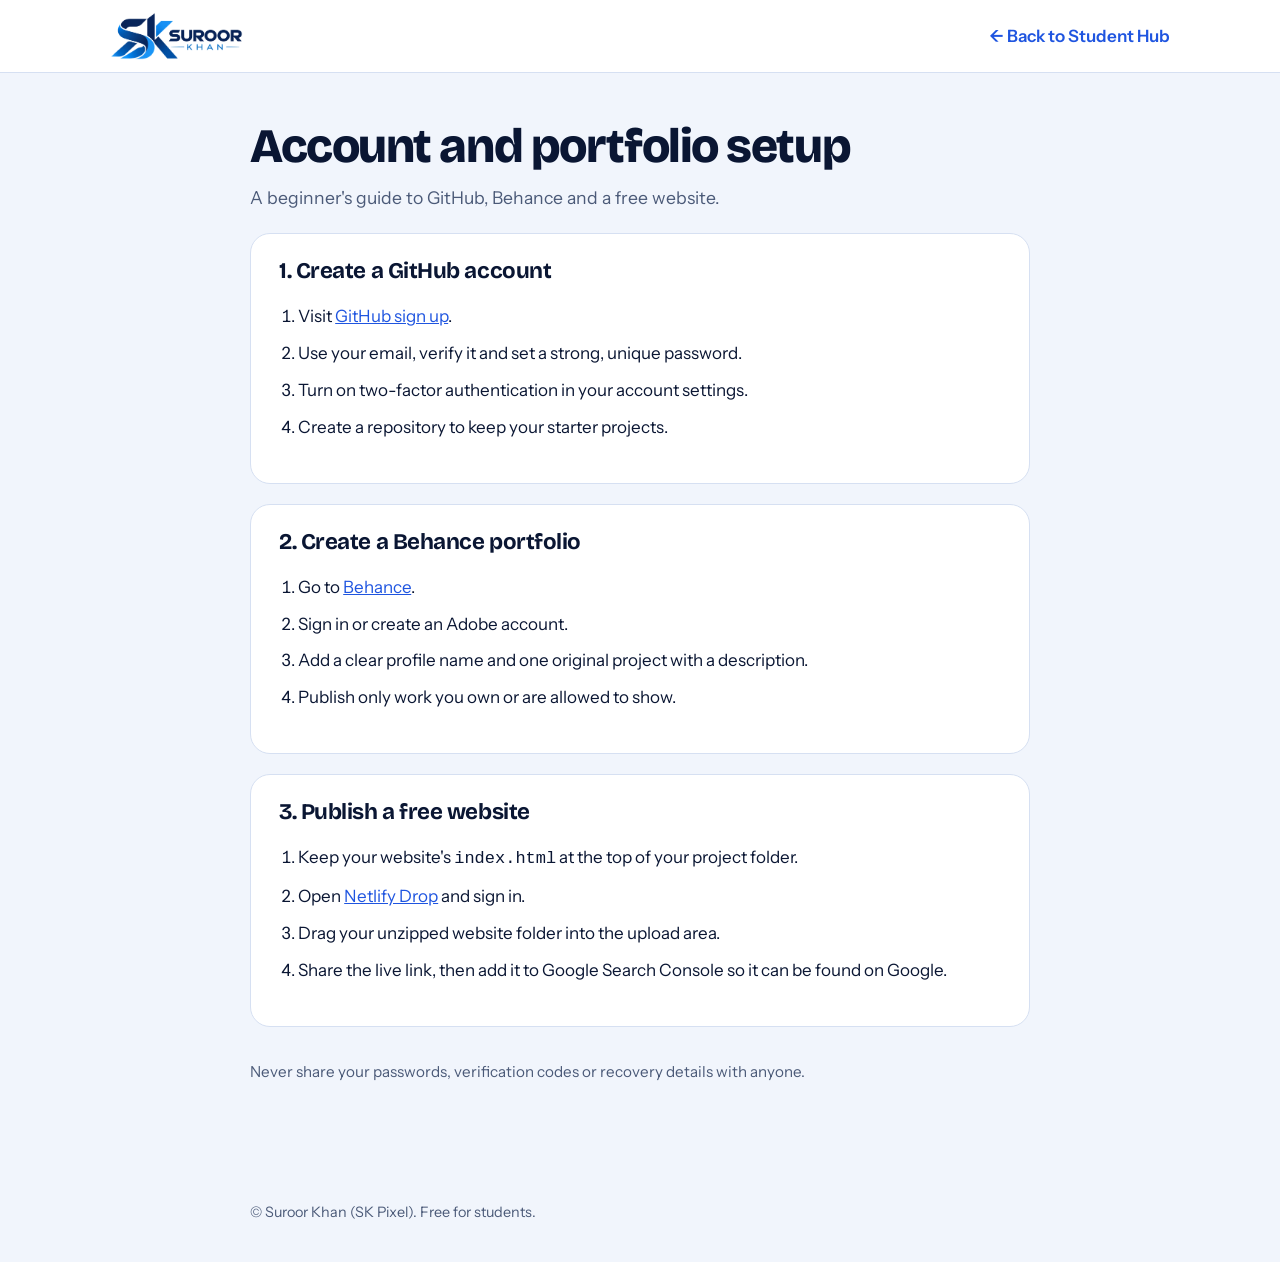
<file: resources/account-setup-guide.html>
<!doctype html>
<html lang="en">
<head>
<meta charset="utf-8">
<meta name="viewport" content="width=device-width, initial-scale=1">
<meta name="description" content="Step-by-step guide to creating GitHub, Behance and Netlify accounts, by SK Pixel (Suroor Khan).">
<title>Account and portfolio setup | Suroor Khan</title>
<link rel="preconnect" href="https://fonts.googleapis.com">
<link rel="preconnect" href="https://fonts.gstatic.com" crossorigin>
<link rel="stylesheet" href="https://fonts.googleapis.com/css2?family=Bricolage+Grotesque:opsz,wght@12..96,700;12..96,800&family=Instrument+Sans:wght@400;500;600&display=swap">
<link rel="icon" type="image/png" href="../favicon.png">
<link rel="stylesheet" href="style.css">
<link rel="apple-touch-icon" href="../apple-touch-icon.png">
<link rel="canonical" href="https://suroor-khan-pk.pages.dev/resources/account-setup-guide.html">
</head>
<body>
<header class="bar"><div class="inner">
  <a class="logo" href="../index.html"><img src="../images/logo.webp" width="720" height="260" alt="Suroor Khan logo"></a>
  <a class="back" href="../index.html#student-hub">&larr; Back to Student Hub</a>
</div></header>
<main class="inner doc">
<h1>Account and portfolio setup</h1>
<p class="lead">A beginner's guide to GitHub, Behance and a free website.</p>
<div class="card"><h2 style="margin-top:0">1. Create a GitHub account</h2><ol>
<li>Visit <a href="https://github.com/signup" target="_blank" rel="noopener">GitHub sign up</a>.</li>
<li>Use your email, verify it and set a strong, unique password.</li>
<li>Turn on two-factor authentication in your account settings.</li>
<li>Create a repository to keep your starter projects.</li></ol></div>
<div class="card"><h2 style="margin-top:0">2. Create a Behance portfolio</h2><ol>
<li>Go to <a href="https://www.behance.net/" target="_blank" rel="noopener">Behance</a>.</li>
<li>Sign in or create an Adobe account.</li>
<li>Add a clear profile name and one original project with a description.</li>
<li>Publish only work you own or are allowed to show.</li></ol></div>
<div class="card"><h2 style="margin-top:0">3. Publish a free website</h2><ol>
<li>Keep your website's <code>index.html</code> at the top of your project folder.</li>
<li>Open <a href="https://app.netlify.com/drop" target="_blank" rel="noopener">Netlify Drop</a> and sign in.</li>
<li>Drag your unzipped website folder into the upload area.</li>
<li>Share the live link, then add it to Google Search Console so it can be found on Google.</li></ol></div>
<p class="note">Never share your passwords, verification codes or recovery details with anyone.</p>

</main>
<footer class="inner foot">&copy; Suroor Khan (SK Pixel). Free for students.</footer>
</body>
</html>
</file>
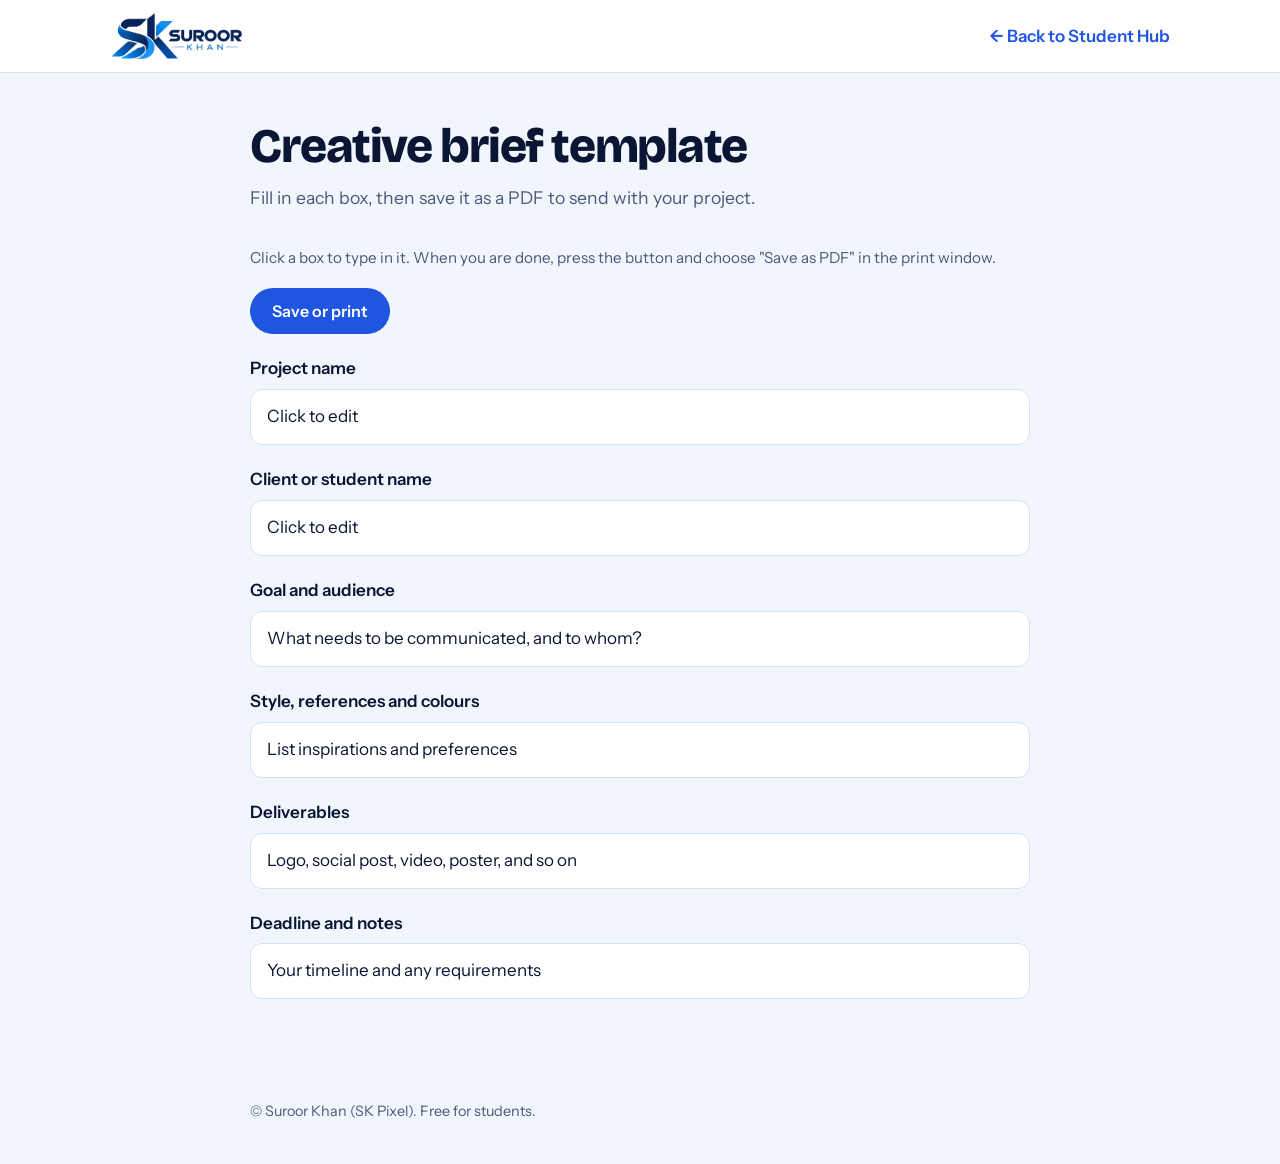
<file: resources/creative-brief-template.html>
<!doctype html>
<html lang="en">
<head>
<meta charset="utf-8">
<meta name="viewport" content="width=device-width, initial-scale=1">
<meta name="description" content="A free printable creative brief template to plan a design or video project, by SK Pixel (Suroor Khan).">
<title>Creative brief template | Suroor Khan</title>
<link rel="preconnect" href="https://fonts.googleapis.com">
<link rel="preconnect" href="https://fonts.gstatic.com" crossorigin>
<link rel="stylesheet" href="https://fonts.googleapis.com/css2?family=Bricolage+Grotesque:opsz,wght@12..96,700;12..96,800&family=Instrument+Sans:wght@400;500;600&display=swap">
<link rel="icon" type="image/png" href="../favicon.png">
<link rel="stylesheet" href="style.css">
<link rel="apple-touch-icon" href="../apple-touch-icon.png">
<link rel="canonical" href="https://suroor-khan-pk.pages.dev/resources/creative-brief-template.html">
</head>
<body>
<header class="bar"><div class="inner">
  <a class="logo" href="../index.html"><img src="../images/logo.webp" width="720" height="260" alt="Suroor Khan logo"></a>
  <a class="back" href="../index.html#student-hub">&larr; Back to Student Hub</a>
</div></header>
<main class="inner doc">
<h1>Creative brief template</h1>
<p class="lead">Fill in each box, then save it as a PDF to send with your project.</p>
<p class="hint note">Click a box to type in it. When you are done, press the button and choose "Save as PDF" in the print window.</p>
<p><button class="btn" type="button" onclick="window.print()">Save or print</button></p>
<div class="field"><label>Project name</label><div class="box" contenteditable="true">Click to edit</div></div>
<div class="field"><label>Client or student name</label><div class="box" contenteditable="true">Click to edit</div></div>
<div class="field"><label>Goal and audience</label><div class="box" contenteditable="true">What needs to be communicated, and to whom?</div></div>
<div class="field"><label>Style, references and colours</label><div class="box" contenteditable="true">List inspirations and preferences</div></div>
<div class="field"><label>Deliverables</label><div class="box" contenteditable="true">Logo, social post, video, poster, and so on</div></div>
<div class="field"><label>Deadline and notes</label><div class="box" contenteditable="true">Your timeline and any requirements</div></div>

</main>
<footer class="inner foot">&copy; Suroor Khan (SK Pixel). Free for students.</footer>
</body>
</html>
</file>
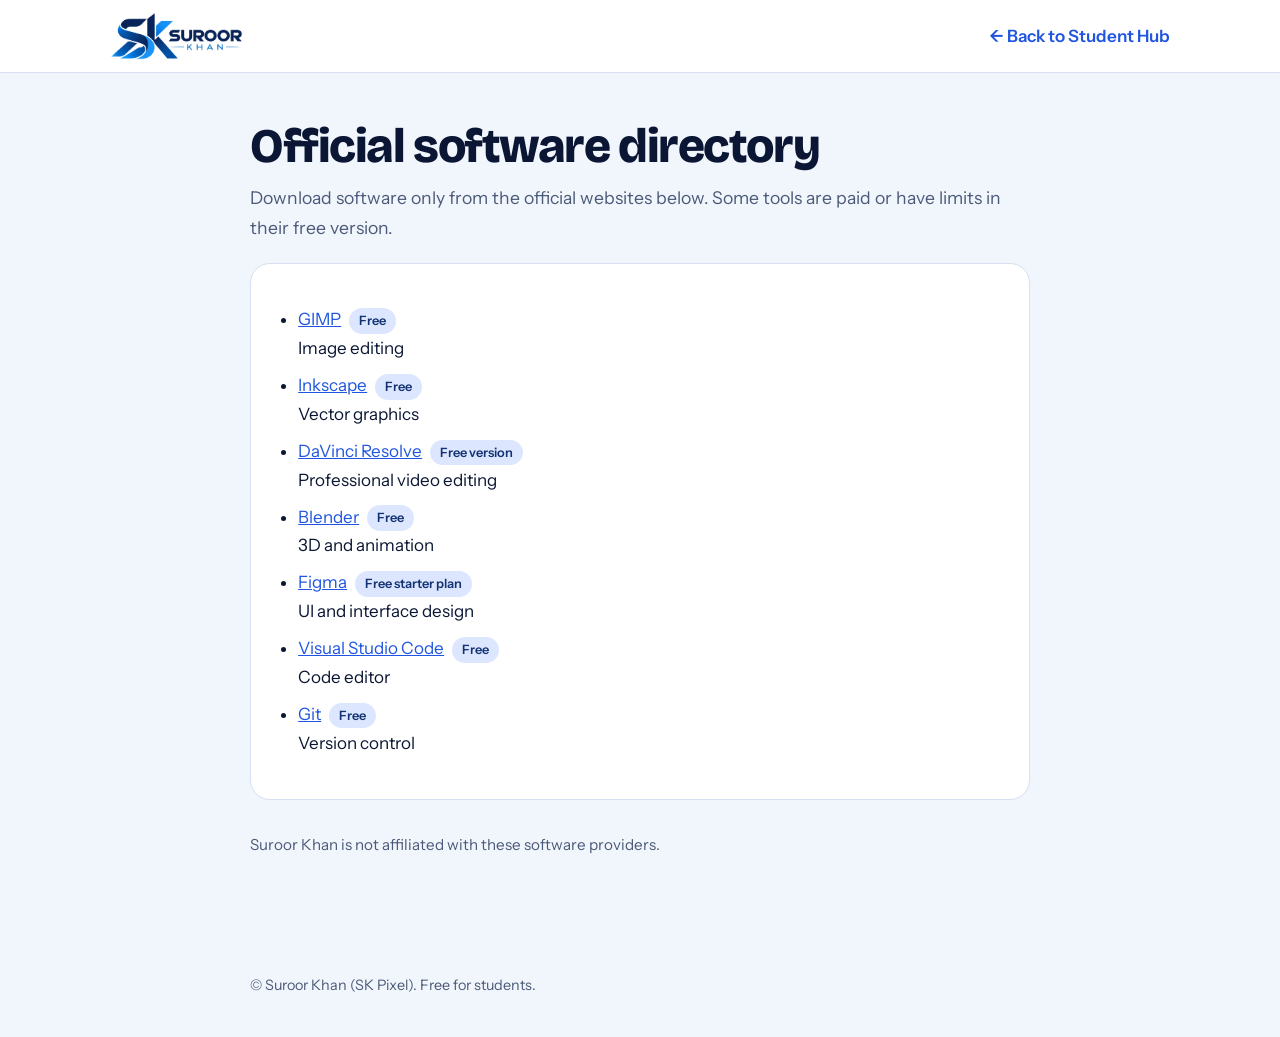
<file: resources/software-directory.html>
<!doctype html>
<html lang="en">
<head>
<meta charset="utf-8">
<meta name="viewport" content="width=device-width, initial-scale=1">
<meta name="description" content="Official download links for free design, video and coding software, collected by SK Pixel (Suroor Khan) for students.">
<title>Official software directory | Suroor Khan</title>
<link rel="preconnect" href="https://fonts.googleapis.com">
<link rel="preconnect" href="https://fonts.gstatic.com" crossorigin>
<link rel="stylesheet" href="https://fonts.googleapis.com/css2?family=Bricolage+Grotesque:opsz,wght@12..96,700;12..96,800&family=Instrument+Sans:wght@400;500;600&display=swap">
<link rel="icon" type="image/png" href="../favicon.png">
<link rel="stylesheet" href="style.css">
<link rel="apple-touch-icon" href="../apple-touch-icon.png">
<link rel="canonical" href="https://suroor-khan-pk.pages.dev/resources/software-directory.html">
</head>
<body>
<header class="bar"><div class="inner">
  <a class="logo" href="../index.html"><img src="../images/logo.webp" width="720" height="260" alt="Suroor Khan logo"></a>
  <a class="back" href="../index.html#student-hub">&larr; Back to Student Hub</a>
</div></header>
<main class="inner doc">
<h1>Official software directory</h1>
<p class="lead">Download software only from the official websites below. Some tools are paid or have limits in their free version.</p>
<div class="card"><ul>
<li><a href="https://www.gimp.org/" target="_blank" rel="noopener">GIMP</a><span class="tag">Free</span><br>Image editing</li>
<li><a href="https://inkscape.org/" target="_blank" rel="noopener">Inkscape</a><span class="tag">Free</span><br>Vector graphics</li>
<li><a href="https://www.blackmagicdesign.com/products/davinciresolve" target="_blank" rel="noopener">DaVinci Resolve</a><span class="tag">Free version</span><br>Professional video editing</li>
<li><a href="https://www.blender.org/" target="_blank" rel="noopener">Blender</a><span class="tag">Free</span><br>3D and animation</li>
<li><a href="https://www.figma.com/" target="_blank" rel="noopener">Figma</a><span class="tag">Free starter plan</span><br>UI and interface design</li>
<li><a href="https://code.visualstudio.com/" target="_blank" rel="noopener">Visual Studio Code</a><span class="tag">Free</span><br>Code editor</li>
<li><a href="https://git-scm.com/" target="_blank" rel="noopener">Git</a><span class="tag">Free</span><br>Version control</li>
</ul></div>
<p class="note">Suroor Khan is not affiliated with these software providers.</p>

</main>
<footer class="inner foot">&copy; Suroor Khan (SK Pixel). Free for students.</footer>
</body>
</html>
</file>
<file: resources/style.css>
*{box-sizing:border-box}
body{margin:0;background:#f1f5fc;color:#0a1633;font:17px/1.7 "Instrument Sans","Segoe UI",system-ui,sans-serif}
.inner{width:100%;max-width:820px;margin-inline:auto;padding-inline:20px}
.bar{background:#fff;border-bottom:1px solid #d6e0f2}
.bar .inner{display:flex;align-items:center;justify-content:space-between;gap:16px;min-height:72px;max-width:1100px}
.logo img{height:48px;width:auto;display:block}
.back{color:#1f55e0;font-weight:600;text-decoration:none}
.back:hover{text-decoration:underline}
.doc{padding-block:48px 72px}
h1{font:800 clamp(2rem,5vw,3rem)/1.05 "Bricolage Grotesque","Segoe UI",sans-serif;letter-spacing:-.03em;margin:0 0 12px}
h2{font:700 1.4rem/1.2 "Bricolage Grotesque","Segoe UI",sans-serif;letter-spacing:-.02em;margin:40px 0 12px}
.lead{color:#4b5a78;font-size:1.1rem;margin:0 0 8px}
a{color:#1f55e0}
ol,ul{padding-left:1.2rem}
li{margin:8px 0}
.card{background:#fff;border:1.5px solid #d6e0f2;border-radius:20px;padding:24px 28px;margin-top:20px}
.tag{display:inline-block;margin-left:8px;padding:2px 10px;border-radius:999px;background:#dce7ff;color:#143271;font-size:.8rem;font-weight:600;vertical-align:middle}
.note{margin-top:32px;color:#4b5a78;font-size:.95rem}
.field{margin-top:20px}
.field label{display:block;font-weight:600;margin-bottom:6px}
.field .box{min-height:56px;padding:12px 16px;background:#fff;border:1.5px solid #d6e0f2;border-radius:12px}
.field .box:focus{outline:3px solid #dce7ff;border-color:#1f55e0}
.btn{display:inline-flex;align-items:center;min-height:46px;padding:0 22px;border:0;border-radius:999px;background:#1f55e0;color:#fff;font:600 1rem "Instrument Sans",sans-serif;cursor:pointer}
.btn:hover{background:#3b74ff}
.foot{padding-block:28px 40px;color:#4b5a78;font-size:.9rem}
@media print{.bar,.btn,.foot,.hint{display:none}body{background:#fff}.field .box{border-color:#999}}
</file>
